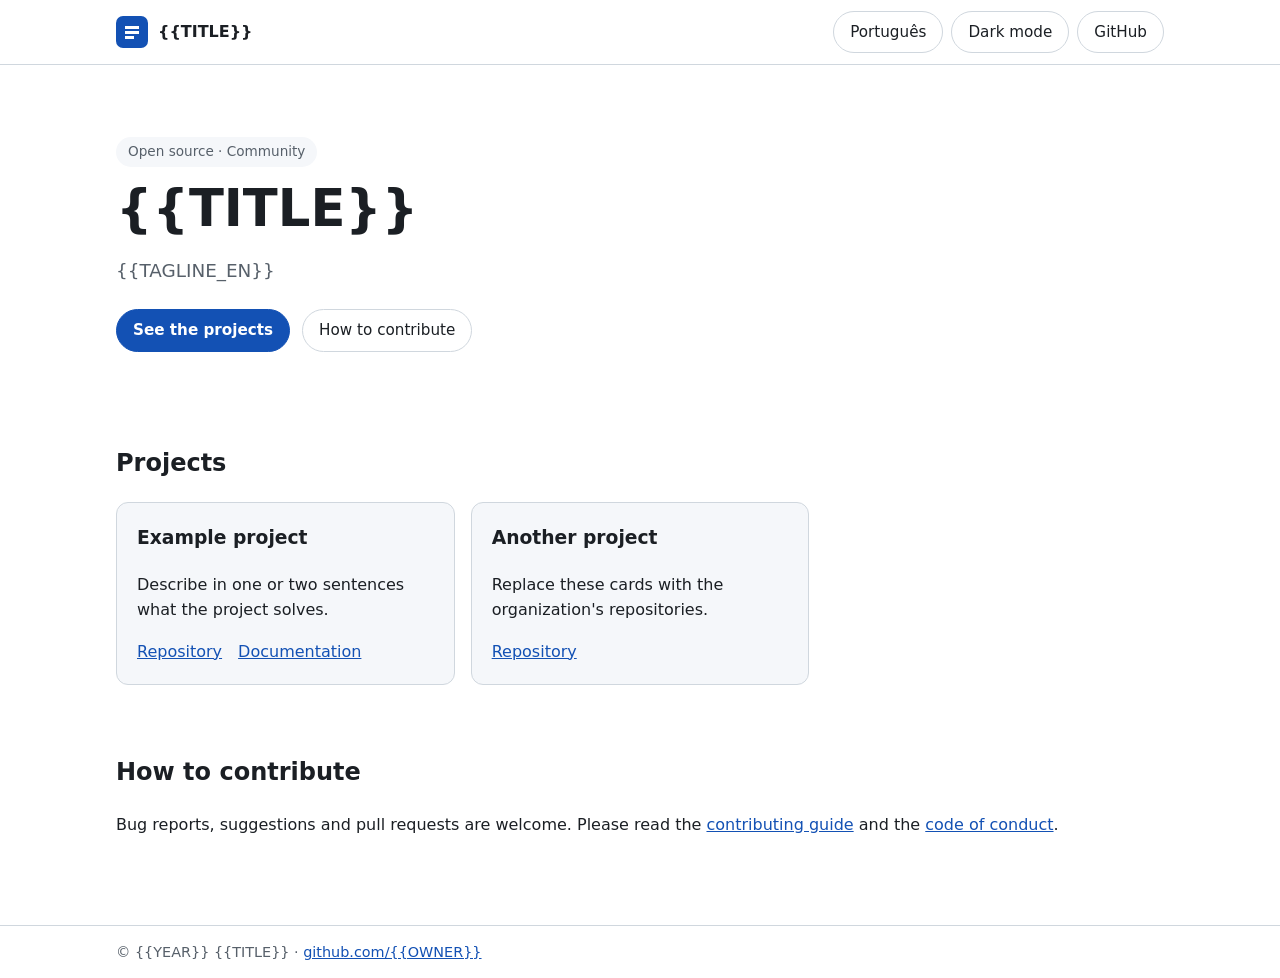
<file: index.html>
<!DOCTYPE html>
<html lang="en">
<head>
  <meta charset="UTF-8">
  <meta name="viewport" content="width=device-width, initial-scale=1.0">
  <title>{{TITLE}}</title>
  <link rel="icon" href="/img/logo.svg" type="image/svg+xml">
  <!-- Without JavaScript, fall back to English. -->
  <noscript><meta http-equiv="refresh" content="0; url=en/"></noscript>
  <link rel="canonical" href="en/">
  <script>
    (function () {
      var langs = (navigator.languages && navigator.languages.length) ? navigator.languages : [navigator.language || 'en'];
      var target = 'en/';
      for (var i = 0; i < langs.length; i++) {
        var l = String(langs[i]).toLowerCase();
        if (l === 'pt' || l.indexOf('pt-') === 0) { target = 'pt-br/'; break; }
        if (l === 'en' || l.indexOf('en-') === 0) { break; }
      }
      window.location.replace(target + window.location.hash);
    })();
  </script>
</head>
<body>
  <p>
    <a href="en/">English</a> &middot;
    <a href="pt-br/">Portugu&ecirc;s (Brasil)</a>
  </p>
</body>
</html>
</file>
